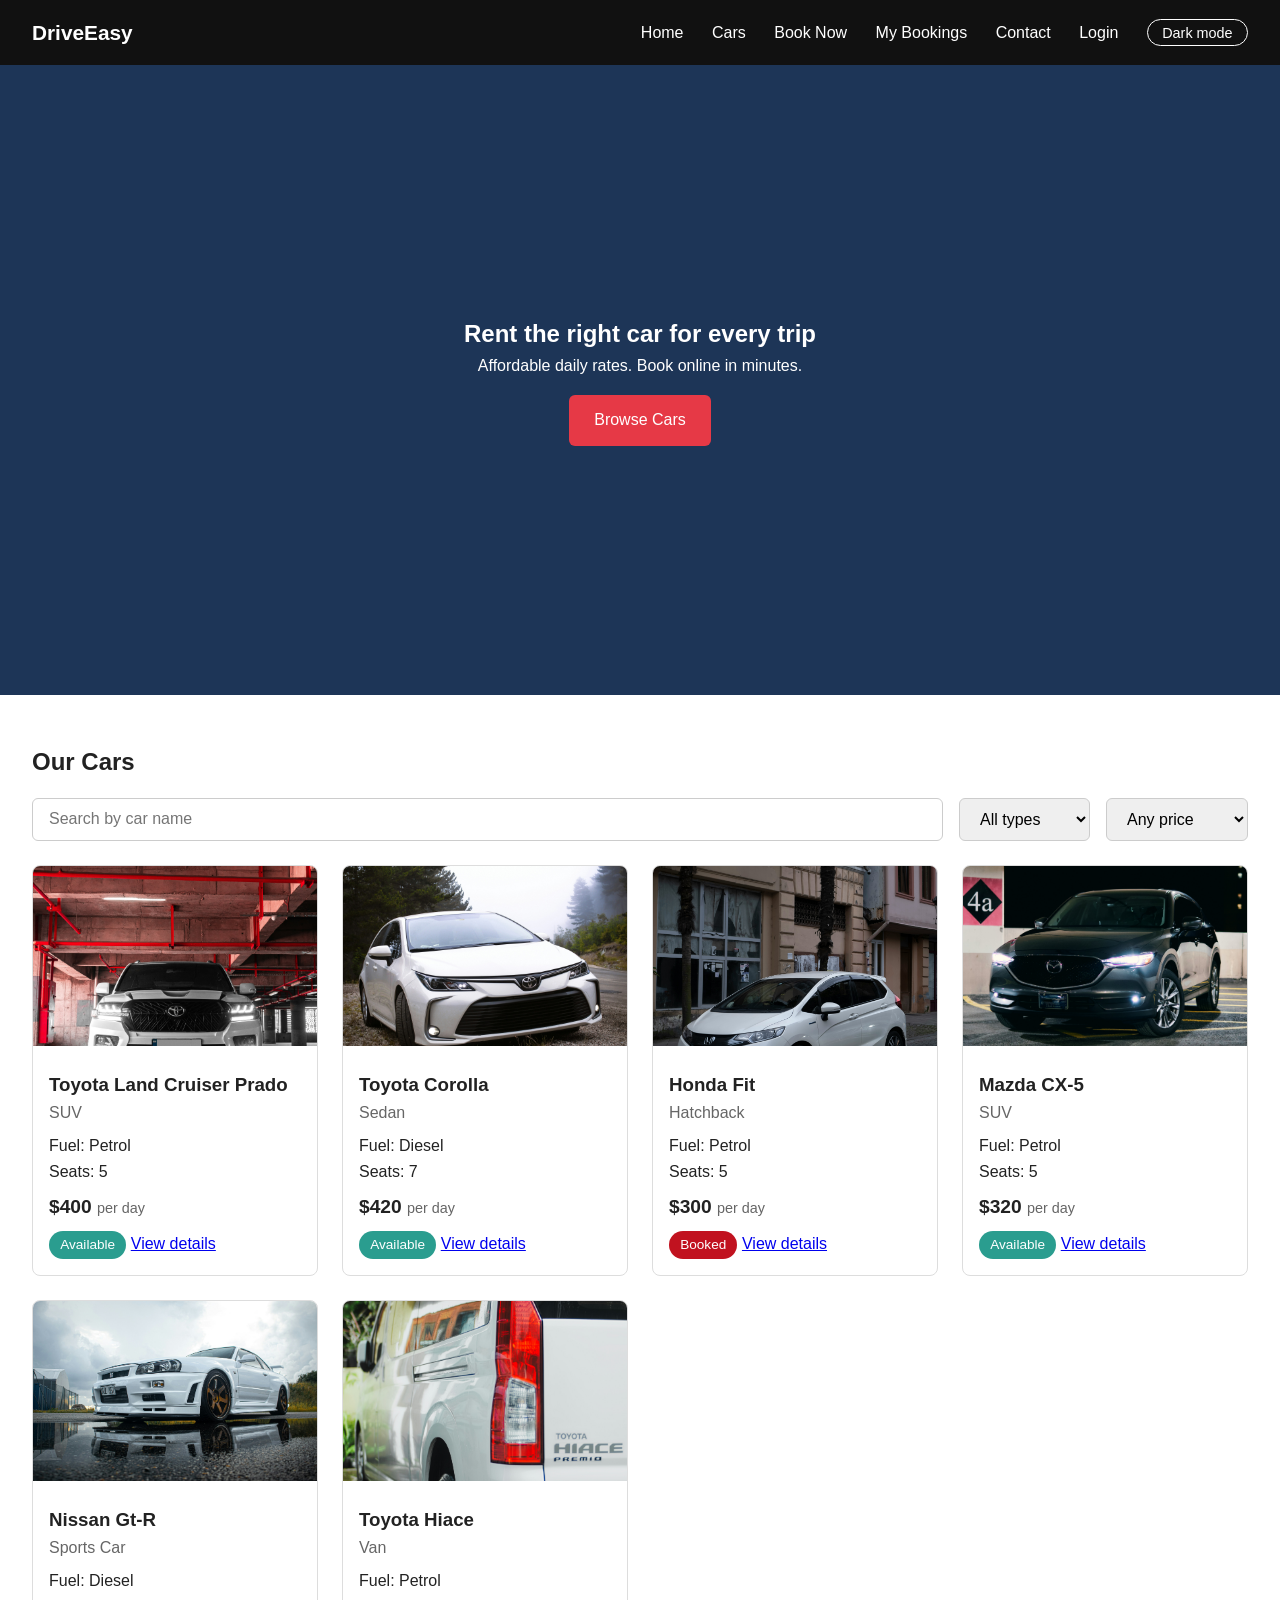
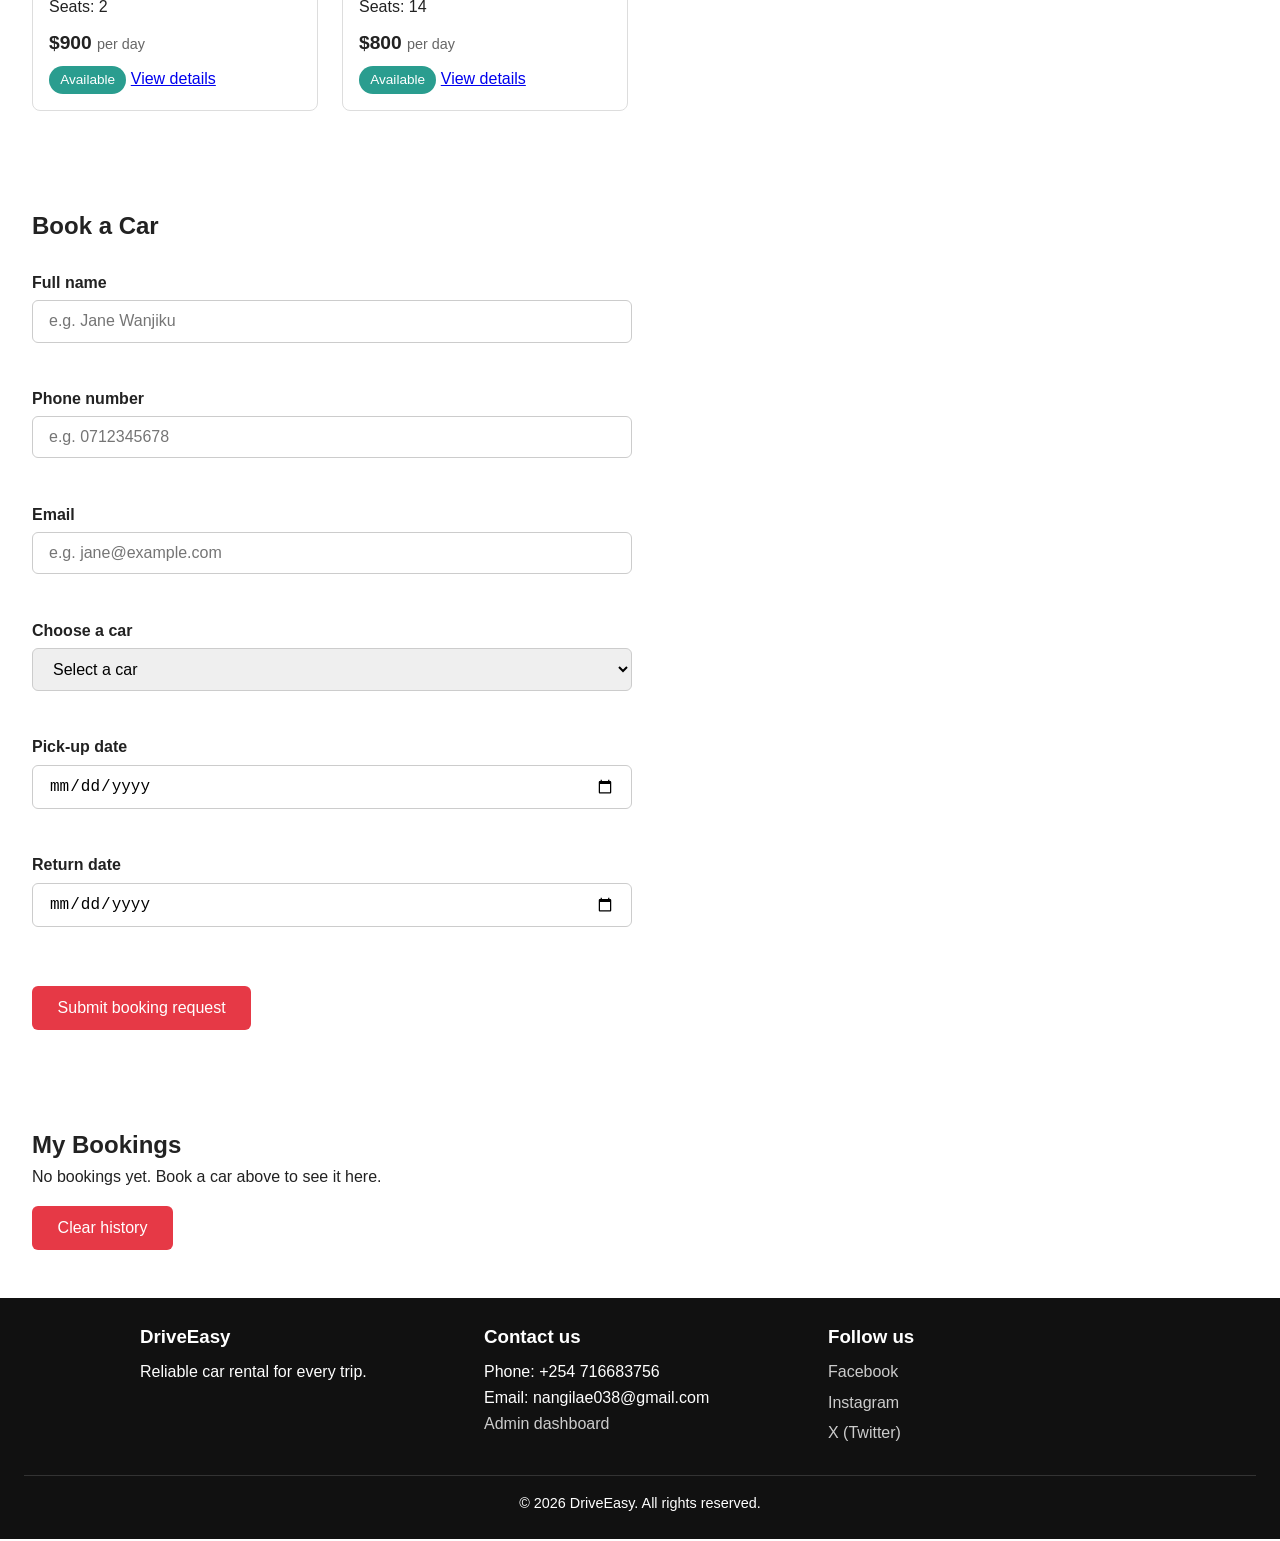
<file: index.html>
<!DOCTYPE html>
<html lang="en">
<head>
    <meta charset="UTF-8">
    <meta name="viewport" content="width=device-width, initial-scale=1.0">
    <title>DriveEasy Car Rental</title>

    <link rel="stylesheet" href="css/style.css">
</head>
<body>
 <header class="navbar">
  <a href="#home" class="logo">DriveEasy</a>

  <button class="menu-toggle" id="menu-toggle" aria-label="Open menu">&#9776;</button>

  <nav id="nav-menu">
    <a href="#home">Home</a>
    <a href="#cars">Cars</a>
    <a href="#booking">Book Now</a>
    <a href="#history">My Bookings</a>
    <a href="#contact">Contact</a>
    <a href="login.html" id="auth-link">Login</a>
    <button id="theme-toggle" class="theme-toggle">Dark mode</button>
  </nav>
</header>


<main>
  <section id="home" class="hero">
    <h1>Rent the right car for every trip</h1>
    <p>Affordable daily rates. Book online in minutes.</p>
    <a href="#cars" class="btn">Browse Cars</a>
  </section>

  <section id="cars">
  <h2>Our Cars</h2>
  <div class="filters">
    <input type="text" id="search" placeholder="Search by car name">
   <select id="category-filter">
  <option value="all">All types</option>
  <option value="Sedan">Sedan</option>
  <option value="SUV">SUV</option>
  <option value="Hatchback">Hatchback</option>
  <option value="Sports Car">Sports Car</option>
  <option value="Van">Van</option>
</select>
<select id="price-filter">
  <option value="all">Any price</option>
  <option value="350">Up to $350</option>
  <option value="500">Up to $500</option>
  <option value="1000">Up to $1000</option>
</select>
  </div>

  <p id="no-results" class="no-results" hidden>No cars match your search. Try changing the filters.</p>
  <div id="car-grid" class="car-grid"></div>
</section>

 <section id="booking">
  <h2>Book a Car</h2>

  <form id="booking-form" novalidate>
    <div class="form-group">
      <label for="name">Full name</label>
      <input type="text" id="name" placeholder="e.g. Jane Wanjiku">
      <small class="error" id="name-error"></small>
    </div>

    <div class="form-group">
      <label for="phone">Phone number</label>
      <input type="tel" id="phone" placeholder="e.g. 0712345678">
      <small class="error" id="phone-error"></small>
    </div>

    <div class="form-group">
      <label for="email">Email</label>
      <input type="email" id="email" placeholder="e.g. jane@example.com">
      <small class="error" id="email-error"></small>
    </div>

    <div class="form-group">
      <label for="car">Choose a car</label>
      <select id="car">
        <option value="">Select a car</option>
      </select>
      <small class="error" id="car-error"></small>
    </div>

    <div class="form-group">
      <label for="pickup">Pick-up date</label>
      <input type="date" id="pickup">
      <small class="error" id="pickup-error"></small>
    </div>

    <div class="form-group">
      <label for="return">Return date</label>
      <input type="date" id="return">
      <small class="error" id="return-error"></small>
    </div>

    <button type="submit" class="btn">Submit booking request</button>
  </form>

  <p id="booking-success" class="success" hidden></p>
</section>

<section id="history">
  <h2>My Bookings</h2>
  <div id="history-list"></div>
  <button id="clear-history" class="btn" hidden>Clear history</button>
</section>
</main>

<footer id="contact">
  <div class="footer-content">
    <div>
      <h3>DriveEasy</h3>
      <p>Reliable car rental for every trip.</p>
    </div>

    <div>
      <h3>Contact us</h3>
      <p>Phone: +254 716683756</p>
      <p>Email: nangilae038@gmail.com</p>
      <a href="admin.html">Admin dashboard</a>
    </div>

    <div>
      <h3>Follow us</h3>
      <a href="https://facebook.com" target="_blank" rel="noopener">Facebook</a>
      <a href="https://instagram.com" target="_blank" rel="noopener">Instagram</a>
      <a href="https://x.com" target="_blank" rel="noopener">X (Twitter)</a>
    </div>
  </div>

  <p class="copyright">&copy; 2026 DriveEasy. All rights reserved.</p>
</footer>

  <script src="js/cars.js"></script>
  <script src="js/script.js"></script>
</body>
    
</body>
</html>
</file>
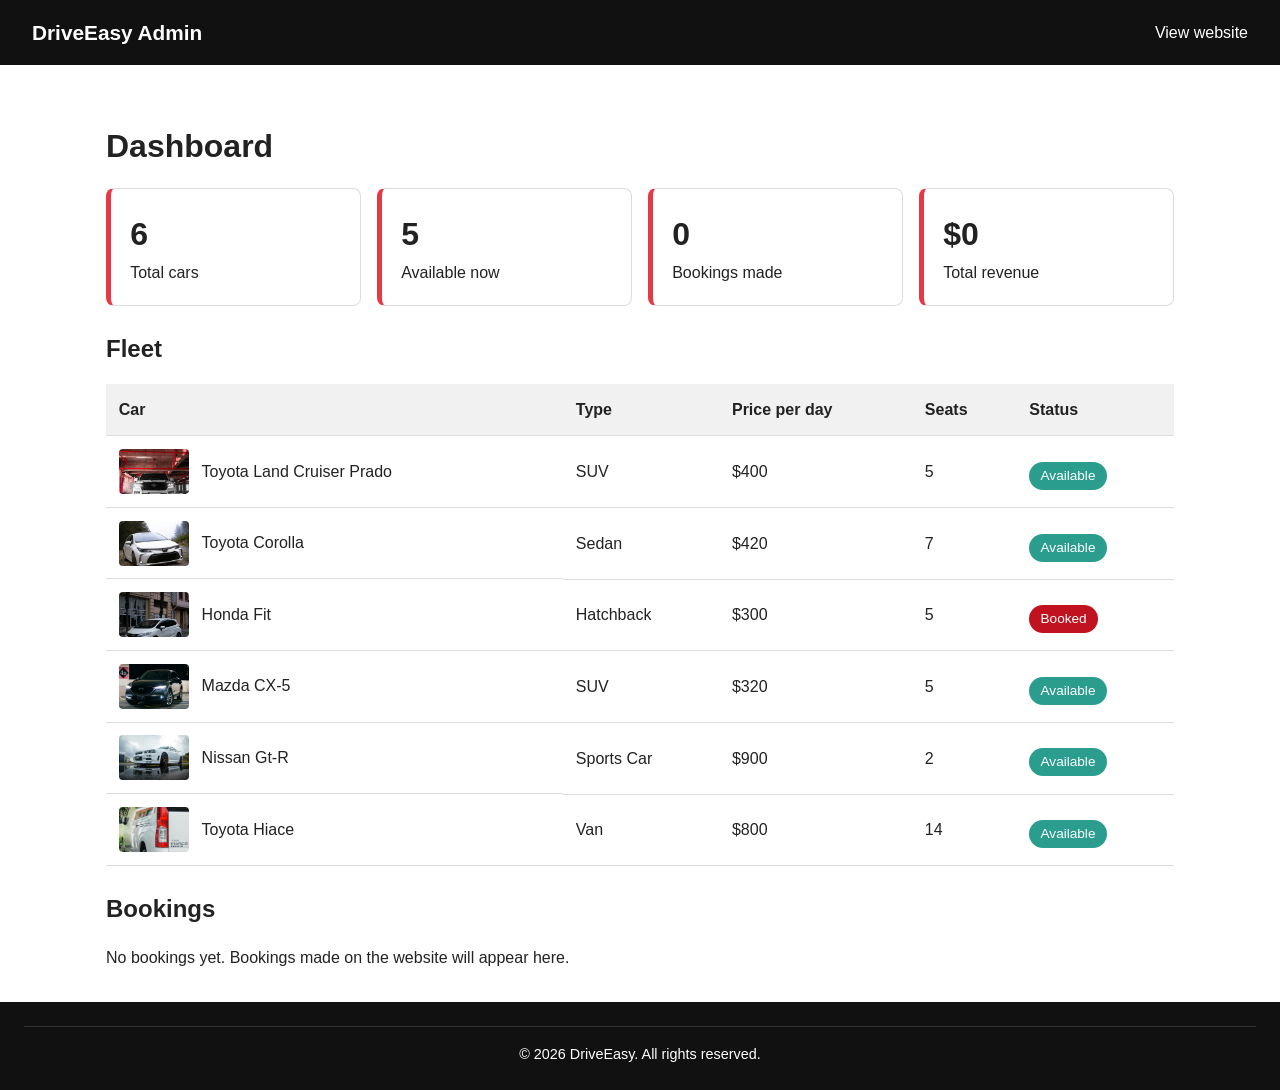
<file: admin.html>
<!DOCTYPE html>
<html lang="en">
<head>
  <meta charset="UTF-8">
  <meta name="viewport" content="width=device-width, initial-scale=1.0">
  <title>Admin Dashboard | DriveEasy</title>
  <link rel="stylesheet" href="css/style.css">
</head>
<body>

  <header class="navbar">
    <a href="index.html" class="logo">DriveEasy Admin</a>
    <nav class="simple-nav">
      <a href="index.html">View website</a>
    </nav>
  </header>

  <main class="admin-page">
    <h1>Dashboard</h1>

    <div id="stats" class="stats-grid"></div>

    <h2>Fleet</h2>
    <div class="table-wrap">
      <table class="admin-table">
        <thead>
          <tr>
            <th>Car</th>
            <th>Type</th>
            <th>Price per day</th>
            <th>Seats</th>
            <th>Status</th>
          </tr>
        </thead>
        <tbody id="cars-table-body"></tbody>
      </table>
    </div>

    <h2>Bookings</h2>
    <p id="no-bookings" hidden>No bookings yet. Bookings made on the website will appear here.</p>
    <div class="table-wrap" id="bookings-wrap">
      <table class="admin-table">
        <thead>
          <tr>
            <th>Customer</th>
            <th>Car</th>
            <th>Pick-up</th>
            <th>Return</th>
            <th>Days</th>
            <th>Total</th>
            <th>Action</th>
          </tr>
        </thead>
        <tbody id="bookings-table-body"></tbody>
      </table>
    </div>
  </main>

  <footer>
    <p class="copyright">&copy; 2026 DriveEasy. All rights reserved.</p>
  </footer>

  <script src="js/cars.js"></script>
  <script src="js/admin.js"></script>
</body>
</html>
</file>
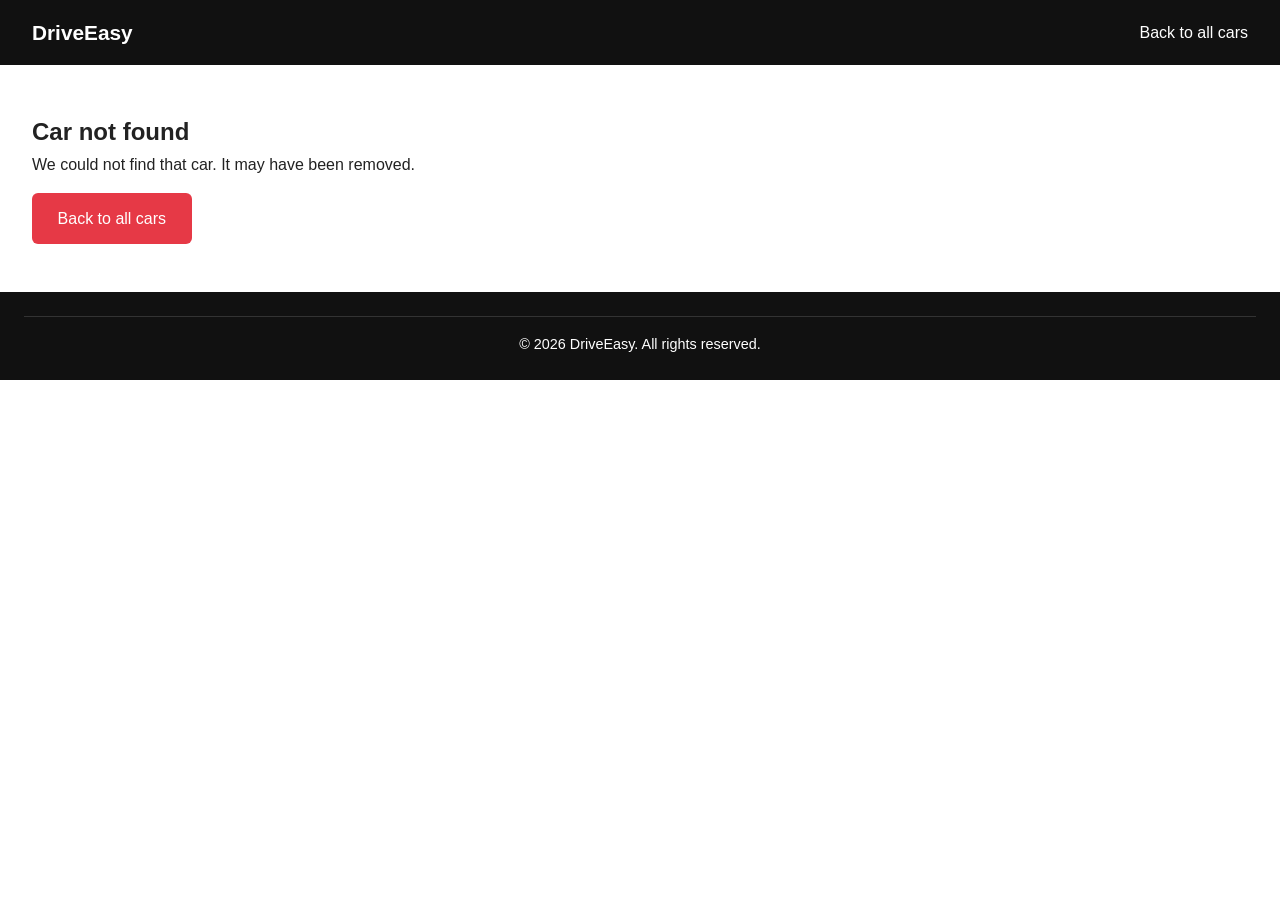
<file: car.html>
<!DOCTYPE html>
<html lang="en">
<head>
  <meta charset="UTF-8">
  <meta name="viewport" content="width=device-width, initial-scale=1.0">
  <title>Car Details | DriveEasy</title>
  <link rel="stylesheet" href="css/style.css">
</head>
<body>

  <header class="navbar">
    <a href="index.html" class="logo">DriveEasy</a>
    <nav class="simple-nav">
      <a href="index.html#cars">Back to all cars</a>
    </nav>
  </header>

  <main>
    <section id="car-details"></section>
  </main>

  <footer>
    <p class="copyright">&copy; 2026 DriveEasy. All rights reserved.</p>
  </footer>

  <script src="js/cars.js"></script>
  <script src="js/car.js"></script>
</body>
</html>
</file>
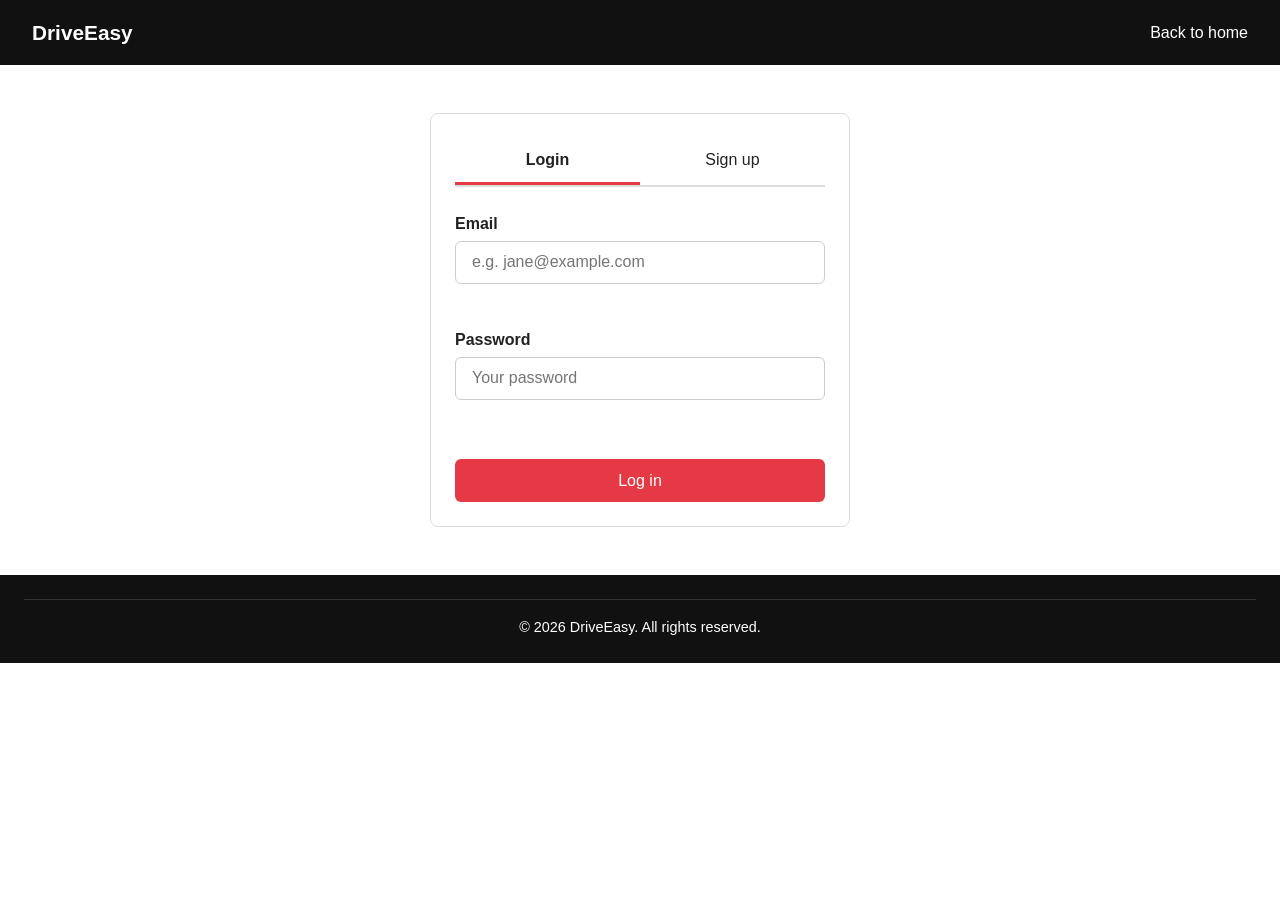
<file: login.html>
<!DOCTYPE html>
<html lang="en">
<head>
  <meta charset="UTF-8">
  <meta name="viewport" content="width=device-width, initial-scale=1.0">
  <title>Login | DriveEasy</title>
  <link rel="stylesheet" href="css/style.css">
</head>
<body>

  <header class="navbar">
    <a href="index.html" class="logo">DriveEasy</a>
    <nav class="simple-nav">
      <a href="index.html">Back to home</a>
    </nav>
  </header>

  <main>
    <section class="auth-section">
      <div class="auth-box">

        <div class="tabs">
          <button type="button" class="tab active" id="tab-login">Login</button>
          <button type="button" class="tab" id="tab-signup">Sign up</button>
        </div>

        <form id="login-form" novalidate>
          <div class="form-group">
            <label for="login-email">Email</label>
            <input type="email" id="login-email" placeholder="e.g. jane@example.com">
            <small class="error" id="login-email-error"></small>
          </div>

          <div class="form-group">
            <label for="login-password">Password</label>
            <input type="password" id="login-password" placeholder="Your password">
            <small class="error" id="login-password-error"></small>
          </div>

          <button type="submit" class="btn">Log in</button>
        </form>

        <form id="signup-form" novalidate hidden>
          <div class="form-group">
            <label for="signup-name">Full name</label>
            <input type="text" id="signup-name" placeholder="e.g. Jane Wanjiku">
            <small class="error" id="signup-name-error"></small>
          </div>

          <div class="form-group">
            <label for="signup-email">Email</label>
            <input type="email" id="signup-email" placeholder="e.g. jane@example.com">
            <small class="error" id="signup-email-error"></small>
          </div>

          <div class="form-group">
            <label for="signup-password">Password</label>
            <input type="password" id="signup-password" placeholder="At least 6 characters">
            <small class="error" id="signup-password-error"></small>
          </div>

          <div class="form-group">
            <label for="signup-confirm">Confirm password</label>
            <input type="password" id="signup-confirm" placeholder="Type the password again">
            <small class="error" id="signup-confirm-error"></small>
          </div>

          <button type="submit" class="btn">Create account</button>
        </form>

      </div>
    </section>
  </main>

  <footer>
    <p class="copyright">&copy; 2026 DriveEasy. All rights reserved.</p>
  </footer>

  <script src="js/auth.js"></script>
</body>
</html>
</file>
<file: css/style.css>
* {
  margin: 0;
  padding: 0;
  box-sizing: border-box;
}

html {
  scroll-behavior: smooth;
}

body {
  font-family: Arial, sans-serif;
  color: #222;
  line-height: 1.6;
}

.navbar {
  display: flex;
  justify-content: space-between;
  align-items: center;
  padding: 1rem 2rem;
  background: #111;
  position: sticky;
  top: 0;
}

.navbar a {
  color: #fff;
  text-decoration: none;
  margin-left: 1.5rem;
}

.navbar .logo {
  margin-left: 0;
  font-weight: bold;
  font-size: 1.3rem;
}

.hero {
  min-height: 70vh;
  display: flex;
  flex-direction: column;
  justify-content: center;
  align-items: center;
  text-align: center;
  padding: 2rem;
  background: #1d3557;
  color: #fff;
}

.btn {
  display: inline-block;
  margin-top: 1rem;
  padding: 0.8rem 1.6rem;
  background: #e63946;
  color: #fff;
  text-decoration: none;
  border-radius: 6px;
}

section {
  padding: 3rem 2rem;
}

footer {
  background: #111;
  color: #fff;
  text-align: center;
  padding: 1.5rem;
}
.car-grid {
  display: grid;
  grid-template-columns: repeat(auto-fill, minmax(260px, 1fr));
  gap: 1.5rem;
  margin-top: 1.5rem;
}

.car-card {
  border: 1px solid #ddd;
  border-radius: 8px;
  overflow: hidden;
  background: #fff;
}

.car-card img {
  width: 100%;
  height: 180px;
  object-fit: cover;
}

.car-info {
  padding: 1rem;
}

.car-info ul {
  list-style: none;
  margin: 0.5rem 0;
}

.category {
  color: #666;
}

.price {
  font-weight: bold;
  font-size: 1.2rem;
}

.price span {
  font-weight: normal;
  font-size: 0.9rem;
  color: #666;
}

.status {
  display: inline-block;
  margin-top: 0.5rem;
  padding: 0.2rem 0.7rem;
  border-radius: 20px;
  font-size: 0.85rem;
  color: #fff;
}

.status.available {
  background: #2a9d8f;
}

.status.booked {
  background: #c1121f;
}

.car-grid {
  display: grid;
  grid-template-columns: repeat(auto-fill, minmax(260px, 1fr));
  gap: 1.5rem;
  margin-top: 1.5rem;
}

.car-card {
  border: 1px solid #ddd;
  border-radius: 8px;
  overflow: hidden;
  background: #fff;
}

.car-card img {
  width: 100%;
  height: 180px;
  object-fit: cover;
}

.car-info {
  padding: 1rem;
}

.car-info ul {
  list-style: none;
  margin: 0.5rem 0;
}

.category {
  color: #666;
}

.price {
  font-weight: bold;
  font-size: 1.2rem;
}

.price span {
  font-weight: normal;
  font-size: 0.9rem;
  color: #666;
}

.status {
  display: inline-block;
  margin-top: 0.5rem;
  padding: 0.2rem 0.7rem;
  border-radius: 20px;
  font-size: 0.85rem;
  color: #fff;
}

.status.available {
  background: #2a9d8f;
}

.status.booked {
  background: #c1121f;
}

.filters {
  display: flex;
  flex-wrap: wrap;
  gap: 1rem;
  margin: 1rem 0;
}

.filters input,
.filters select {
  padding: 0.7rem 1rem;
  border: 1px solid #ccc;
  border-radius: 6px;
  font-size: 1rem;
}

.filters input {
  flex: 1;
  min-width: 200px;
}

.no-results {
  margin: 1rem 0;
  color: #c1121f;
}
.filters {
  display: flex;
  flex-wrap: wrap;
  gap: 1rem;
  margin: 1rem 0;
}

.filters input,
.filters select {
  padding: 0.7rem 1rem;
  border: 1px solid #ccc;
  border-radius: 6px;
  font-size: 1rem;
}

.filters input {
  flex: 1;
  min-width: 200px;
}

.no-results {
  margin: 1rem 0;
  color: #c1121f;
}

#booking-form {
  max-width: 600px;
  margin-top: 1.5rem;
}

.form-group {
  margin-bottom: 1.2rem;
}

.form-group label {
  display: block;
  margin-bottom: 0.3rem;
  font-weight: bold;
}

.form-group input,
.form-group select {
  width: 100%;
  padding: 0.7rem 1rem;
  border: 1px solid #ccc;
  border-radius: 6px;
  font-size: 1rem;
}

.error {
  display: block;
  min-height: 1.2rem;
  margin-top: 0.3rem;
  color: #c1121f;
}

#booking-form .btn {
  border: none;
  cursor: pointer;
  font-size: 1rem;
}

.success {
  max-width: 600px;
  margin-top: 1.5rem;
  padding: 1rem;
  background: #e6f4f1;
  border: 1px solid #2a9d8f;
  border-radius: 6px;
}

.footer-content {
  display: grid;
  grid-template-columns: repeat(auto-fit, minmax(200px, 1fr));
  gap: 2rem;
  max-width: 1000px;
  margin: 0 auto 1.5rem;
  text-align: left;
}

footer h3 {
  margin-bottom: 0.5rem;
}

footer a {
  display: block;
  color: #ccc;
  text-decoration: none;
  margin-bottom: 0.3rem;
}

footer a:hover {
  color: #fff;
}

.copyright {
  border-top: 1px solid #333;
  padding-top: 1rem;
  font-size: 0.9rem;
}

.navbar {
  z-index: 10;
}

.menu-toggle {
  display: none;
  background: none;
  border: none;
  color: #fff;
  font-size: 1.8rem;
  cursor: pointer;
}

/* Tablets and phones */
@media (max-width: 768px) {
  .menu-toggle {
    display: block;
  }

  .navbar {
    flex-wrap: wrap;
    padding: 1rem;
  }

  .navbar nav {
    display: none;
    width: 100%;
    flex-direction: column;
    margin-top: 1rem;
  }

  .navbar nav.open {
    display: flex;
  }

  .navbar nav a {
    margin-left: 0;
    padding: 0.7rem 0;
    border-top: 1px solid #333;
  }

  section {
    padding: 2rem 1rem;
  }

  .hero h1 {
    font-size: 1.8rem;
  }
}

/* Small phones */
@media (max-width: 480px) {
  .filters input,
  .filters select {
    width: 100%;
  }

  .car-card img {
    height: 160px;
  }
}

.history-item {
  max-width: 600px;
  margin-bottom: 1rem;
  padding: 1rem;
  border: 1px solid #ddd;
  border-radius: 8px;
}

#clear-history {
  border: none;
  cursor: pointer;
  font-size: 1rem;
}

.theme-toggle {
  margin-left: 1.5rem;
  padding: 0.3rem 0.9rem;
  background: none;
  border: 1px solid #fff;
  border-radius: 20px;
  color: #fff;
  cursor: pointer;
  font-size: 0.9rem;
}

body.dark {
  background: #121212;
  color: #eee;
}

body.dark .car-card,
body.dark .history-item {
  background: #1e1e1e;
  border-color: #333;
}

body.dark .category,
body.dark .price span {
  color: #aaa;
}

body.dark .filters input,
body.dark .filters select,
body.dark .form-group input,
body.dark .form-group select {
  background: #1e1e1e;
  color: #eee;
  border-color: #444;
}

body.dark .success {
  background: #12332e;
}

body.dark .navbar {
  border-bottom: 1px solid #333;
}

@media (max-width: 768px) {
  .navbar nav .theme-toggle {
    margin: 0.7rem 0 0;
    align-self: flex-start;
  }
}

.auth-section {
  display: flex;
  justify-content: center;
  padding: 3rem 1rem;
}

.auth-box {
  width: 100%;
  max-width: 420px;
  padding: 1.5rem;
  border: 1px solid #ddd;
  border-radius: 8px;
}

.tabs {
  display: flex;
  margin-bottom: 1.5rem;
  border-bottom: 2px solid #ddd;
}

.tab {
  flex: 1;
  padding: 0.8rem;
  background: none;
  border: none;
  border-bottom: 3px solid transparent;
  font-size: 1rem;
  color: inherit;
  cursor: pointer;
}

.tab.active {
  border-bottom-color: #e63946;
  font-weight: bold;
}

.auth-box .btn {
  width: 100%;
  border: none;
  cursor: pointer;
  font-size: 1rem;
}

body.dark .auth-box {
  background: #1e1e1e;
  border-color: #333;
}

body.dark .tabs {
  border-color: #333;
}
.admin-page {
  max-width: 1100px;
  margin: 0 auto;
  padding: 2rem 1rem;
}

.admin-page h1,
.admin-page h2 {
  margin: 1.5rem 0 1rem;
}

.stats-grid {
  display: grid;
  grid-template-columns: repeat(auto-fit, minmax(200px, 1fr));
  gap: 1rem;
}

.stat-card {
  padding: 1.2rem;
  border: 1px solid #ddd;
  border-left: 5px solid #e63946;
  border-radius: 8px;
  background: #fff;
}

.stat-number {
  font-size: 2rem;
  font-weight: bold;
}

.table-wrap {
  overflow-x: auto;
}

.admin-table {
  width: 100%;
  border-collapse: collapse;
}

.admin-table th,
.admin-table td {
  padding: 0.8rem;
  text-align: left;
  border-bottom: 1px solid #ddd;
  white-space: nowrap;
}

.admin-table th {
  background: #f1f1f1;
}

.car-cell {
  display: flex;
  align-items: center;
  gap: 0.8rem;
}

.thumb {
  width: 70px;
  height: 45px;
  object-fit: cover;
  border-radius: 4px;
}

.delete-btn {
  padding: 0.4rem 0.9rem;
  background: #c1121f;
  color: #fff;
  border: none;
  border-radius: 6px;
  cursor: pointer;
}

.delete-btn:hover {
  background: #8f0e17;
}

body.dark .stat-card {
  background: #1e1e1e;
  border-color: #333;
  border-left-color: #e63946;
}

body.dark .admin-table th {
  background: #1e1e1e;
}

body.dark .admin-table th,
body.dark .admin-table td {
  border-color: #333;
}
</file>
